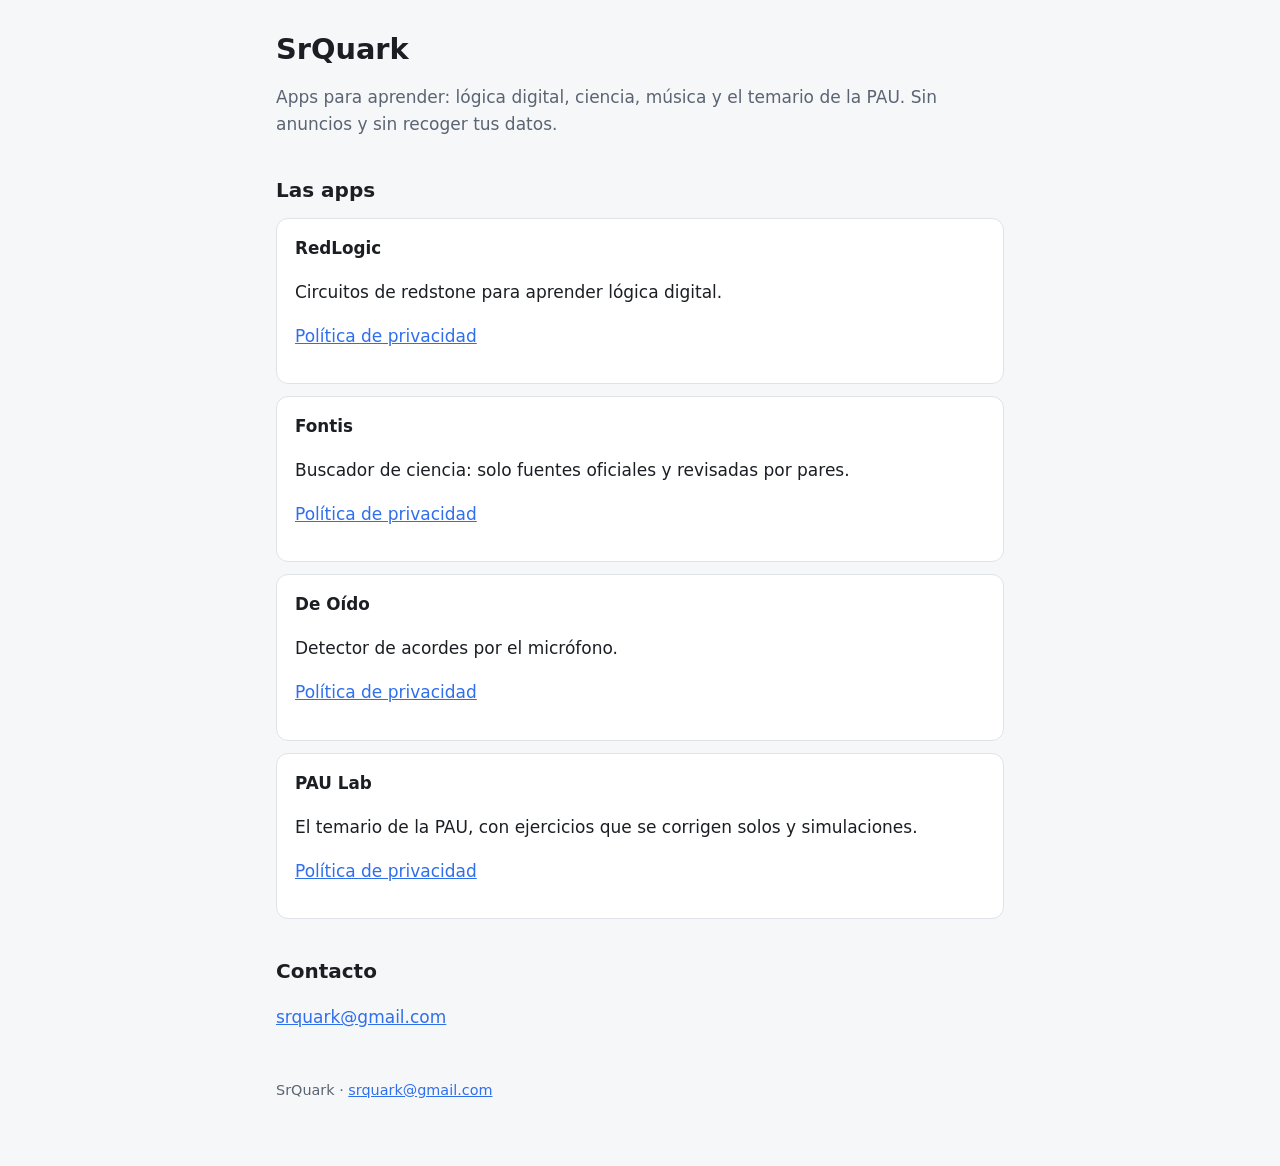
<file: index.html>
<!doctype html>
<html lang="es">
<head>
<meta charset="utf-8">
<meta name="viewport" content="width=device-width, initial-scale=1">
<title>SrQuark</title>
<meta name="description" content="Apps de SrQuark y sus políticas de privacidad.">
<link rel="stylesheet" href="estilo.css">
</head>
<body>
<main>

<h1>SrQuark</h1>
<p class="suave">Apps para aprender: lógica digital, ciencia, música y el temario de la PAU. Sin anuncios y sin recoger
tus datos.</p>
<h2>Las apps</h2>
<div class="tarjeta"><h3>RedLogic</h3><p>Circuitos de redstone para aprender lógica digital.</p>
<p><a href="privacidad/redlogic.html">Política de privacidad</a></p></div><div class="tarjeta"><h3>Fontis</h3><p>Buscador de ciencia: solo fuentes oficiales y revisadas por pares.</p>
<p><a href="privacidad/fontis.html">Política de privacidad</a></p></div><div class="tarjeta"><h3>De Oído</h3><p>Detector de acordes por el micrófono.</p>
<p><a href="privacidad/de-oido.html">Política de privacidad</a></p></div><div class="tarjeta"><h3>PAU Lab</h3><p>El temario de la PAU, con ejercicios que se corrigen solos y simulaciones.</p>
<p><a href="privacidad/pau-lab.html">Política de privacidad</a></p></div>
<h2>Contacto</h2>
<p><a href="mailto:srquark@gmail.com">srquark@gmail.com</a></p>

<footer>SrQuark · <a href="mailto:srquark@gmail.com">srquark@gmail.com</a></footer>
</main>
</body>
</html>
</file>
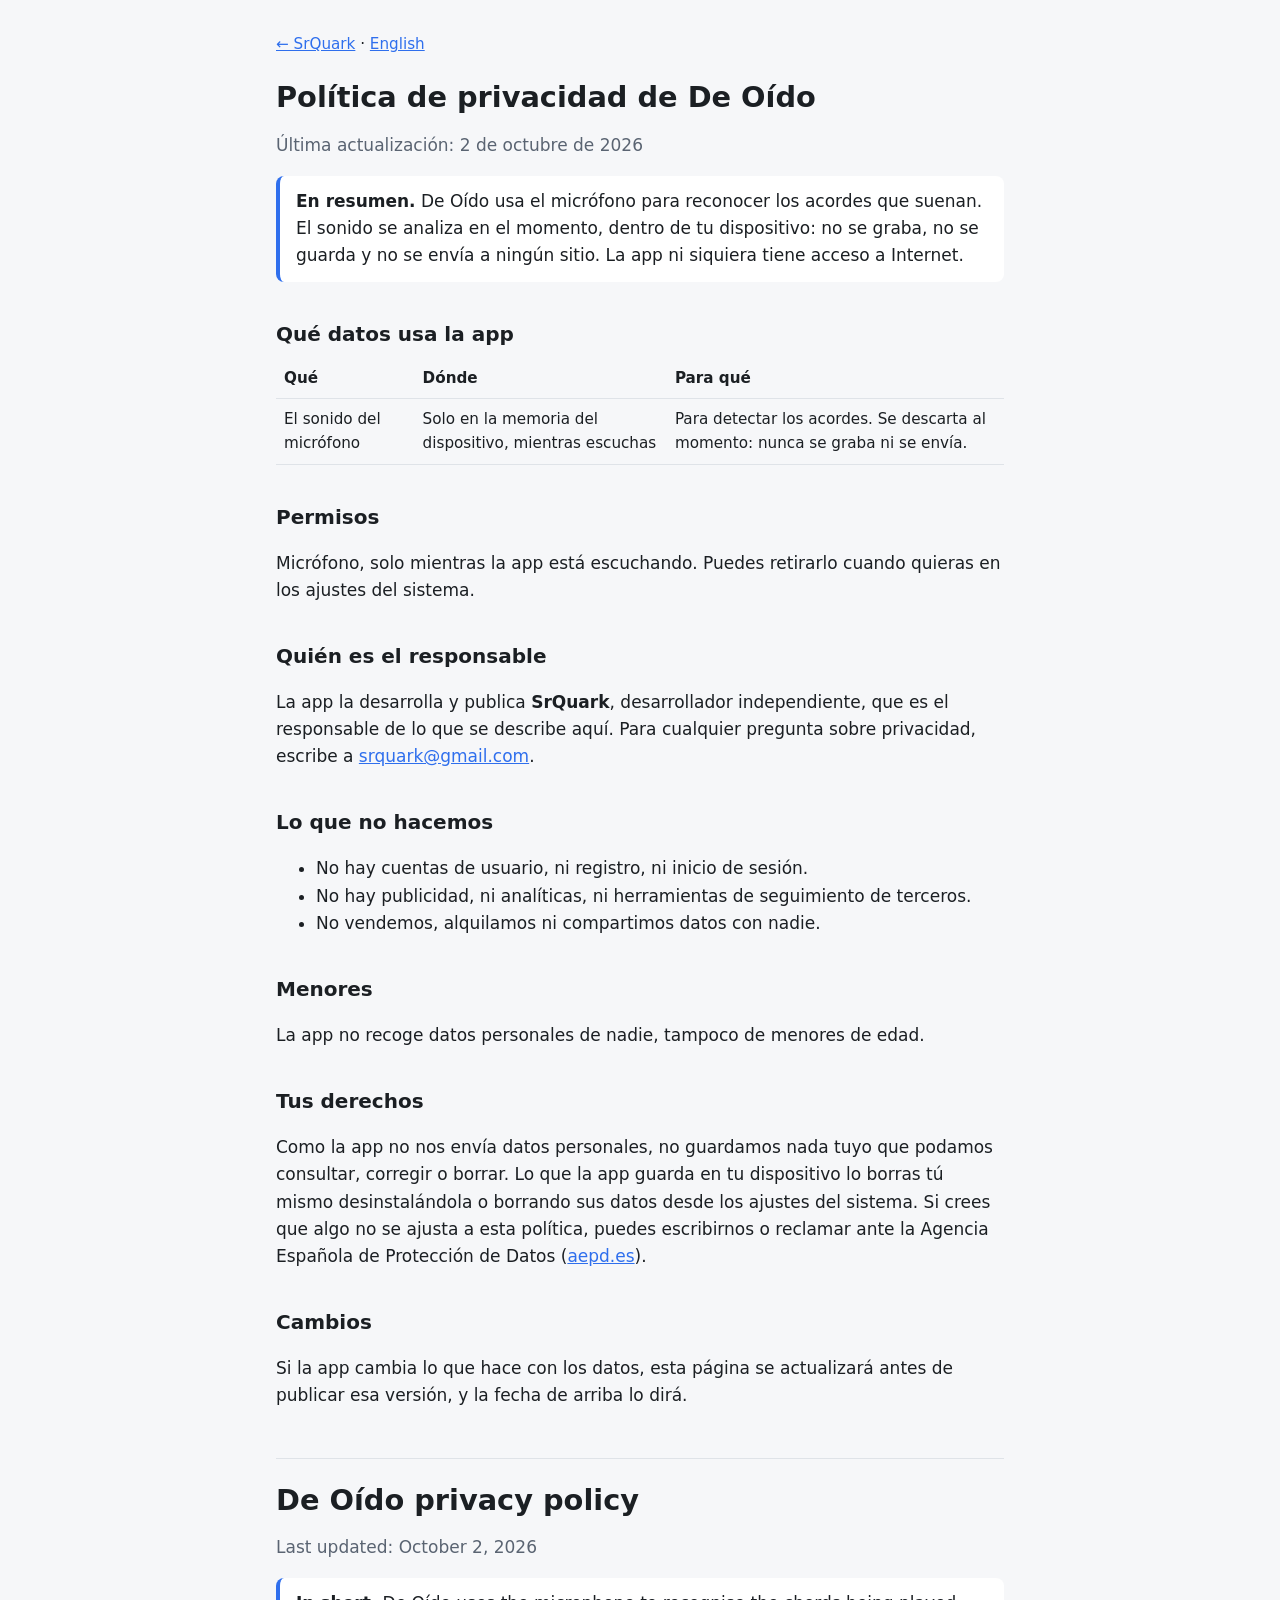
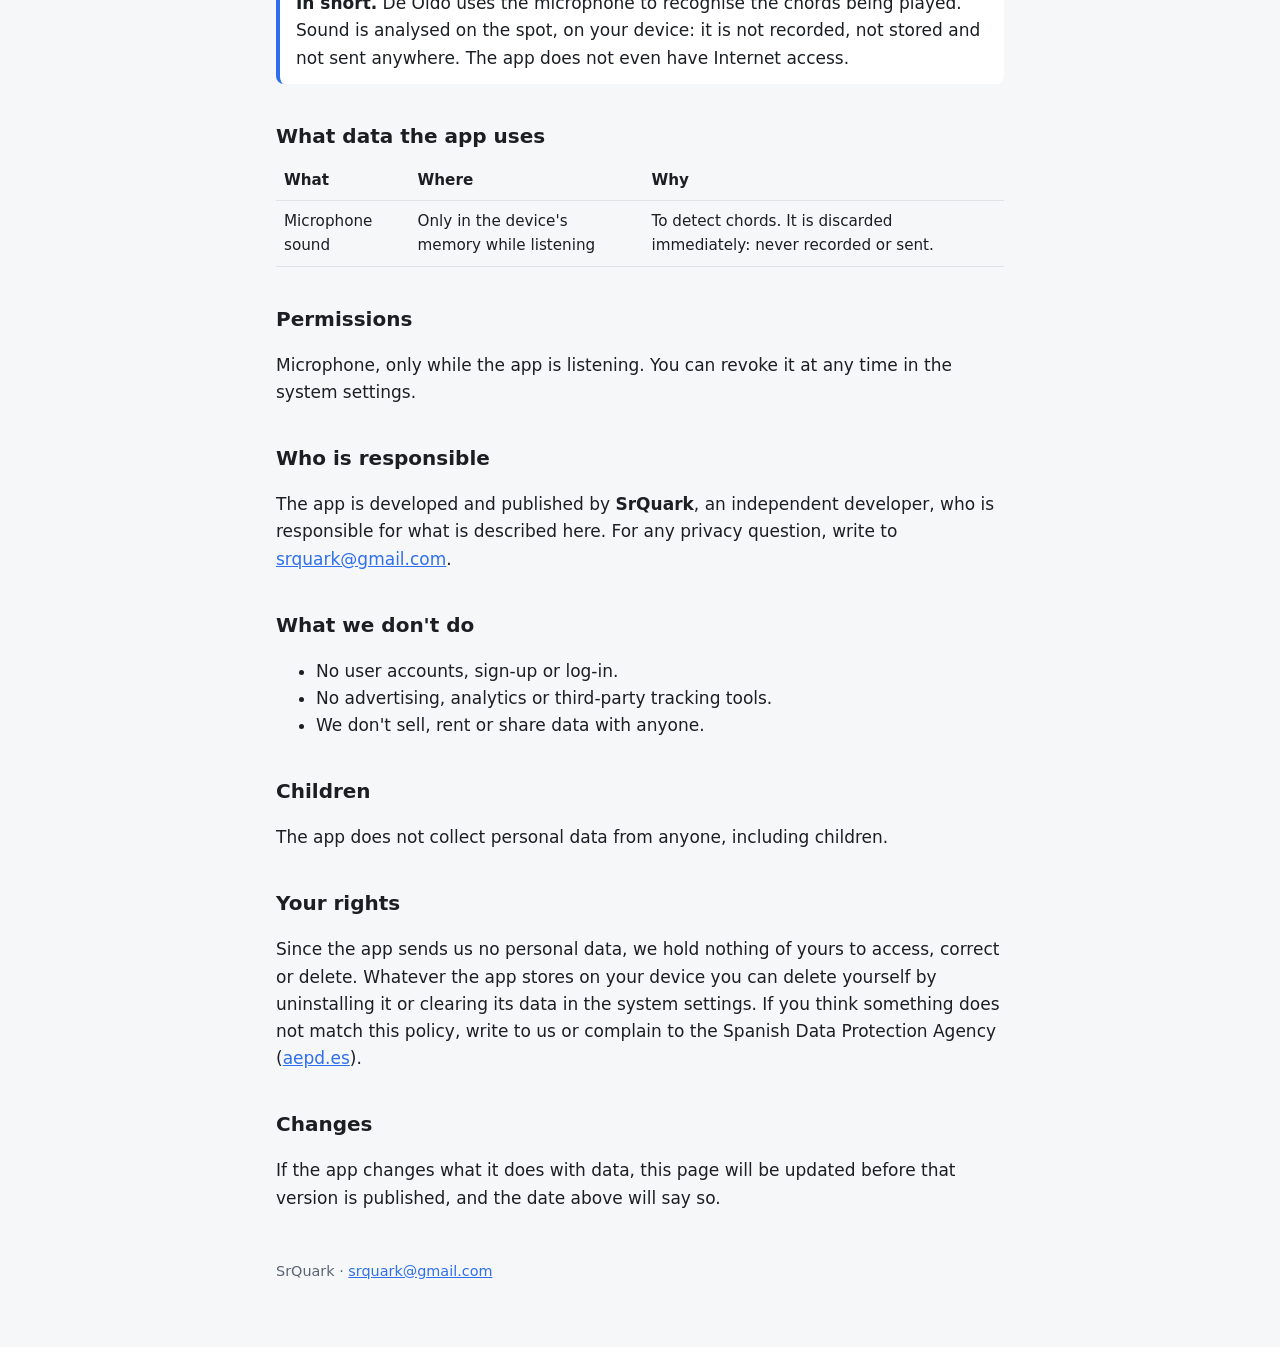
<file: privacidad/de-oido.html>
<!doctype html>
<html lang="es">
<head>
<meta charset="utf-8">
<meta name="viewport" content="width=device-width, initial-scale=1">
<title>Privacidad de De Oído</title>
<meta name="description" content="De Oído usa el micrófono para reconocer los acordes que suenan. El sonido se analiza en el momento, dentro de tu dispositivo: no se graba, no se guarda y no se envía a ningún sitio. La app ni siquiera tiene acceso a Internet.">
<link rel="stylesheet" href="../estilo.css">
</head>
<body>
<main>

<nav><a href="../">← SrQuark</a> · <a href="#english">English</a></nav>
<h1>Política de privacidad de De Oído</h1>
<p class="suave">Última actualización: 2 de octubre de 2026</p>
<div class="resumen"><strong>En resumen.</strong> De Oído usa el micrófono para reconocer los acordes que suenan. El sonido se analiza en el momento, dentro de tu dispositivo: no se graba, no se guarda y no se envía a ningún sitio. La app ni siquiera tiene acceso a Internet.</div>
<h2>Qué datos usa la app</h2>
<table><thead><tr><th>Qué</th><th>Dónde</th><th>Para qué</th></tr></thead><tbody><tr><td>El sonido del micrófono</td><td>Solo en la memoria del dispositivo, mientras escuchas</td><td>Para detectar los acordes. Se descarta al momento: nunca se graba ni se envía.</td></tr></tbody></table>
<h2>Permisos</h2>
<p>Micrófono, solo mientras la app está escuchando. Puedes retirarlo cuando quieras en los ajustes del sistema.</p>


<h2>Quién es el responsable</h2>
<p>La app la desarrolla y publica <strong>SrQuark</strong>, desarrollador independiente, que es el responsable de lo
que se describe aquí. Para cualquier pregunta sobre privacidad, escribe a <a href="mailto:srquark@gmail.com">srquark@gmail.com</a>.</p>

<h2>Lo que no hacemos</h2>
<ul>
<li>No hay cuentas de usuario, ni registro, ni inicio de sesión.</li>
<li>No hay publicidad, ni analíticas, ni herramientas de seguimiento de terceros.</li>
<li>No vendemos, alquilamos ni compartimos datos con nadie.</li>
</ul>

<h2>Menores</h2>
<p>La app no recoge datos personales de nadie, tampoco de menores de edad.</p>

<h2>Tus derechos</h2>
<p>Como la app no nos envía datos personales, no guardamos nada tuyo que podamos consultar, corregir o borrar. Lo que la
app guarda en tu dispositivo lo borras tú mismo desinstalándola o borrando sus datos desde los ajustes del sistema. Si
crees que algo no se ajusta a esta política, puedes escribirnos o reclamar ante la Agencia Española de Protección de
Datos (<a href="https://www.aepd.es">aepd.es</a>).</p>

<h2>Cambios</h2>
<p>Si la app cambia lo que hace con los datos, esta página se actualizará antes de publicar esa versión, y la fecha de
arriba lo dirá.</p>


<hr id="english">
<h1 lang="en">De Oído privacy policy</h1>
<div lang="en">
<p class="suave">Last updated: October 2, 2026</p>
<div class="resumen"><strong>In short.</strong> De Oído uses the microphone to recognise the chords being played. Sound is analysed on the spot, on your device: it is not recorded, not stored and not sent anywhere. The app does not even have Internet access.</div>
<h2>What data the app uses</h2>
<table><thead><tr><th>What</th><th>Where</th><th>Why</th></tr></thead><tbody><tr><td>Microphone sound</td><td>Only in the device&#x27;s memory while listening</td><td>To detect chords. It is discarded immediately: never recorded or sent.</td></tr></tbody></table>
<h2>Permissions</h2>
<p>Microphone, only while the app is listening. You can revoke it at any time in the system settings.</p>


<h2>Who is responsible</h2>
<p>The app is developed and published by <strong>SrQuark</strong>, an independent developer, who is responsible for what is
described here. For any privacy question, write to <a href="mailto:srquark@gmail.com">srquark@gmail.com</a>.</p>

<h2>What we don't do</h2>
<ul>
<li>No user accounts, sign-up or log-in.</li>
<li>No advertising, analytics or third-party tracking tools.</li>
<li>We don't sell, rent or share data with anyone.</li>
</ul>

<h2>Children</h2>
<p>The app does not collect personal data from anyone, including children.</p>

<h2>Your rights</h2>
<p>Since the app sends us no personal data, we hold nothing of yours to access, correct or delete. Whatever the app stores
on your device you can delete yourself by uninstalling it or clearing its data in the system settings. If you think
something does not match this policy, write to us or complain to the Spanish Data Protection Agency
(<a href="https://www.aepd.es">aepd.es</a>).</p>

<h2>Changes</h2>
<p>If the app changes what it does with data, this page will be updated before that version is published, and the date
above will say so.</p>

</div>

<footer>SrQuark · <a href="mailto:srquark@gmail.com">srquark@gmail.com</a></footer>
</main>
</body>
</html>
</file>
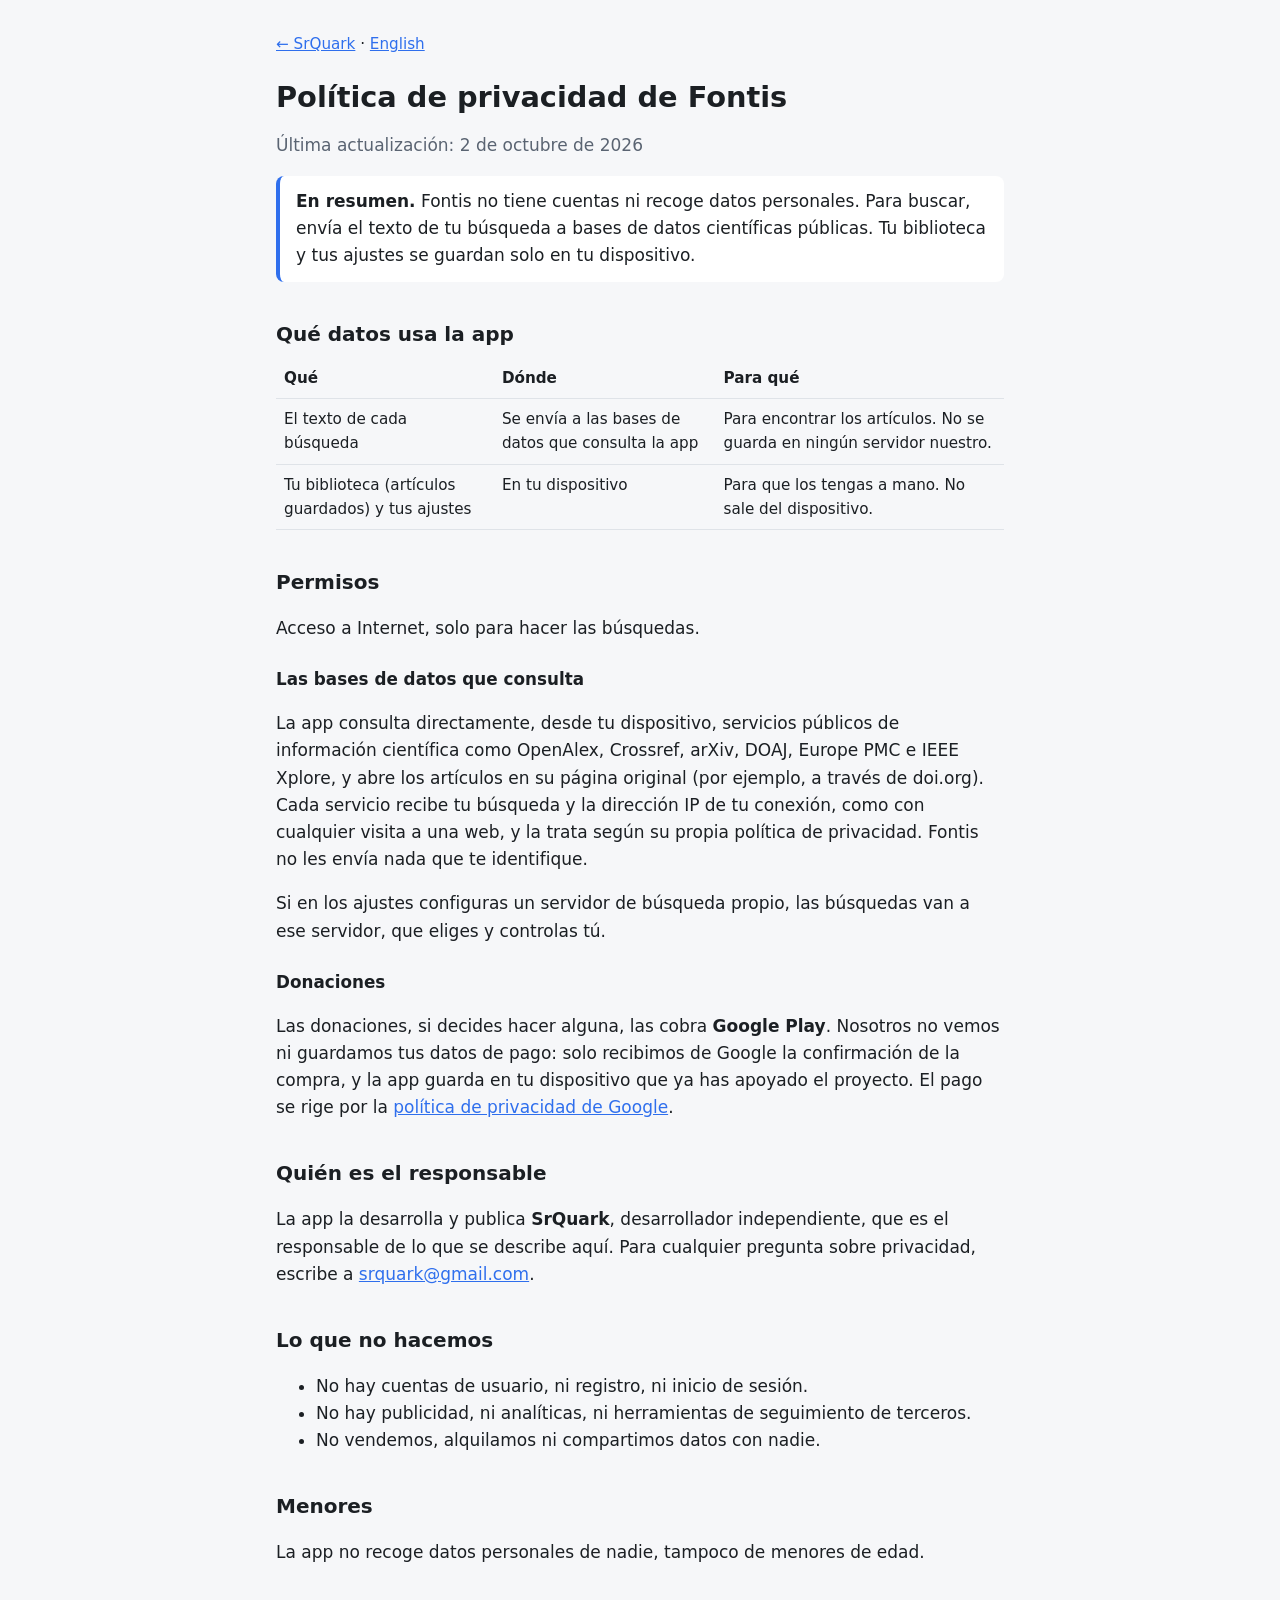
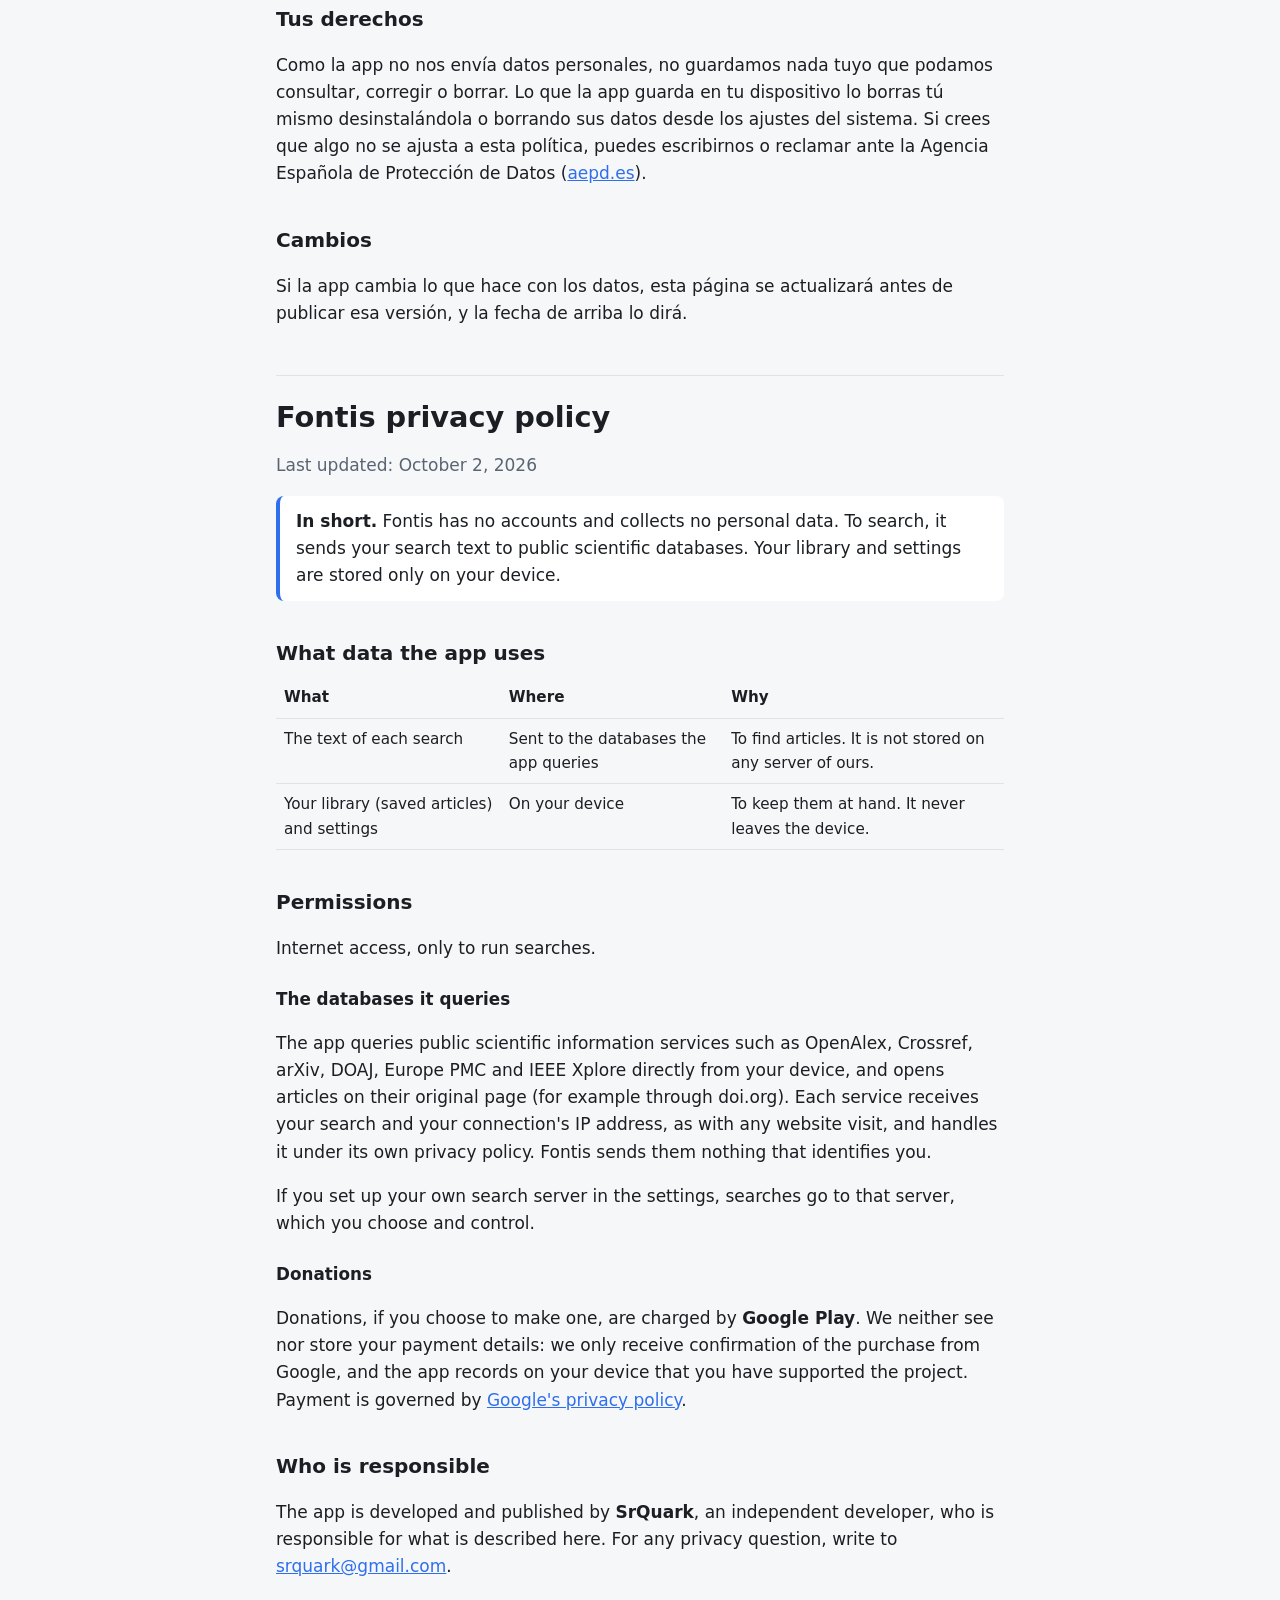
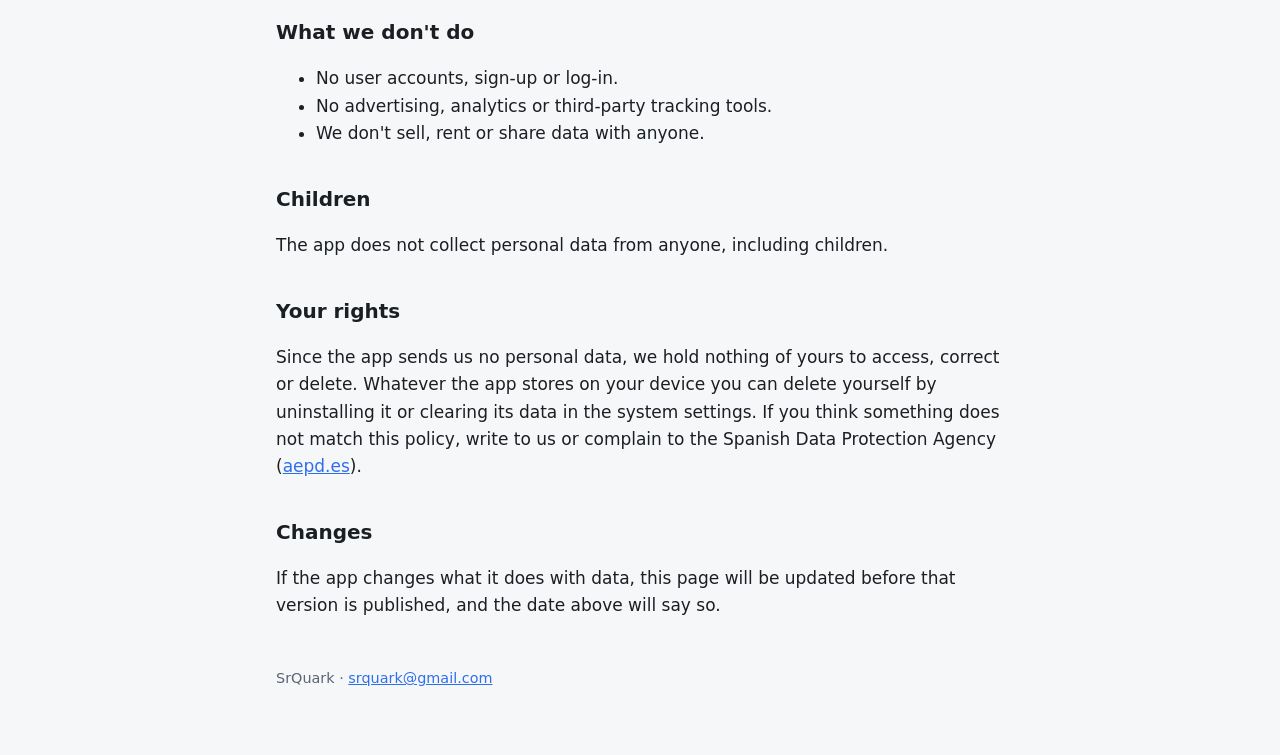
<file: privacidad/fontis.html>
<!doctype html>
<html lang="es">
<head>
<meta charset="utf-8">
<meta name="viewport" content="width=device-width, initial-scale=1">
<title>Privacidad de Fontis</title>
<meta name="description" content="Fontis no tiene cuentas ni recoge datos personales. Para buscar, envía el texto de tu búsqueda a bases de datos científicas públicas. Tu biblioteca y tus ajustes se guardan solo en tu dispositivo.">
<link rel="stylesheet" href="../estilo.css">
</head>
<body>
<main>

<nav><a href="../">← SrQuark</a> · <a href="#english">English</a></nav>
<h1>Política de privacidad de Fontis</h1>
<p class="suave">Última actualización: 2 de octubre de 2026</p>
<div class="resumen"><strong>En resumen.</strong> Fontis no tiene cuentas ni recoge datos personales. Para buscar, envía el texto de tu búsqueda a bases de datos científicas públicas. Tu biblioteca y tus ajustes se guardan solo en tu dispositivo.</div>
<h2>Qué datos usa la app</h2>
<table><thead><tr><th>Qué</th><th>Dónde</th><th>Para qué</th></tr></thead><tbody><tr><td>El texto de cada búsqueda</td><td>Se envía a las bases de datos que consulta la app</td><td>Para encontrar los artículos. No se guarda en ningún servidor nuestro.</td></tr><tr><td>Tu biblioteca (artículos guardados) y tus ajustes</td><td>En tu dispositivo</td><td>Para que los tengas a mano. No sale del dispositivo.</td></tr></tbody></table>
<h2>Permisos</h2>
<p>Acceso a Internet, solo para hacer las búsquedas.</p>

<h3>Las bases de datos que consulta</h3>
<p>La app consulta directamente, desde tu dispositivo, servicios públicos de información científica como OpenAlex,
Crossref, arXiv, DOAJ, Europe PMC e IEEE Xplore, y abre los artículos en su página original (por ejemplo, a través de
doi.org). Cada servicio recibe tu búsqueda y la dirección IP de tu conexión, como con cualquier visita a una web, y la
trata según su propia política de privacidad. Fontis no les envía nada que te identifique.</p>
<p>Si en los ajustes configuras un servidor de búsqueda propio, las búsquedas van a ese servidor, que eliges y controlas
tú.</p>

<h3>Donaciones</h3>
<p>Las donaciones, si decides hacer alguna, las cobra <strong>Google Play</strong>. Nosotros no vemos ni guardamos tus datos de
pago: solo recibimos de Google la confirmación de la compra, y la app guarda en tu dispositivo que ya has apoyado el
proyecto. El pago se rige por la <a href="https://policies.google.com/privacy">política de privacidad de Google</a>.</p>


<h2>Quién es el responsable</h2>
<p>La app la desarrolla y publica <strong>SrQuark</strong>, desarrollador independiente, que es el responsable de lo
que se describe aquí. Para cualquier pregunta sobre privacidad, escribe a <a href="mailto:srquark@gmail.com">srquark@gmail.com</a>.</p>

<h2>Lo que no hacemos</h2>
<ul>
<li>No hay cuentas de usuario, ni registro, ni inicio de sesión.</li>
<li>No hay publicidad, ni analíticas, ni herramientas de seguimiento de terceros.</li>
<li>No vendemos, alquilamos ni compartimos datos con nadie.</li>
</ul>

<h2>Menores</h2>
<p>La app no recoge datos personales de nadie, tampoco de menores de edad.</p>

<h2>Tus derechos</h2>
<p>Como la app no nos envía datos personales, no guardamos nada tuyo que podamos consultar, corregir o borrar. Lo que la
app guarda en tu dispositivo lo borras tú mismo desinstalándola o borrando sus datos desde los ajustes del sistema. Si
crees que algo no se ajusta a esta política, puedes escribirnos o reclamar ante la Agencia Española de Protección de
Datos (<a href="https://www.aepd.es">aepd.es</a>).</p>

<h2>Cambios</h2>
<p>Si la app cambia lo que hace con los datos, esta página se actualizará antes de publicar esa versión, y la fecha de
arriba lo dirá.</p>


<hr id="english">
<h1 lang="en">Fontis privacy policy</h1>
<div lang="en">
<p class="suave">Last updated: October 2, 2026</p>
<div class="resumen"><strong>In short.</strong> Fontis has no accounts and collects no personal data. To search, it sends your search text to public scientific databases. Your library and settings are stored only on your device.</div>
<h2>What data the app uses</h2>
<table><thead><tr><th>What</th><th>Where</th><th>Why</th></tr></thead><tbody><tr><td>The text of each search</td><td>Sent to the databases the app queries</td><td>To find articles. It is not stored on any server of ours.</td></tr><tr><td>Your library (saved articles) and settings</td><td>On your device</td><td>To keep them at hand. It never leaves the device.</td></tr></tbody></table>
<h2>Permissions</h2>
<p>Internet access, only to run searches.</p>

<h3>The databases it queries</h3>
<p>The app queries public scientific information services such as OpenAlex, Crossref, arXiv, DOAJ, Europe PMC and IEEE
Xplore directly from your device, and opens articles on their original page (for example through doi.org). Each service
receives your search and your connection's IP address, as with any website visit, and handles it under its own privacy
policy. Fontis sends them nothing that identifies you.</p>
<p>If you set up your own search server in the settings, searches go to that server, which you choose and control.</p>

<h3>Donations</h3>
<p>Donations, if you choose to make one, are charged by <strong>Google Play</strong>. We neither see nor store your payment
details: we only receive confirmation of the purchase from Google, and the app records on your device that you have
supported the project. Payment is governed by <a href="https://policies.google.com/privacy">Google's privacy policy</a>.</p>


<h2>Who is responsible</h2>
<p>The app is developed and published by <strong>SrQuark</strong>, an independent developer, who is responsible for what is
described here. For any privacy question, write to <a href="mailto:srquark@gmail.com">srquark@gmail.com</a>.</p>

<h2>What we don't do</h2>
<ul>
<li>No user accounts, sign-up or log-in.</li>
<li>No advertising, analytics or third-party tracking tools.</li>
<li>We don't sell, rent or share data with anyone.</li>
</ul>

<h2>Children</h2>
<p>The app does not collect personal data from anyone, including children.</p>

<h2>Your rights</h2>
<p>Since the app sends us no personal data, we hold nothing of yours to access, correct or delete. Whatever the app stores
on your device you can delete yourself by uninstalling it or clearing its data in the system settings. If you think
something does not match this policy, write to us or complain to the Spanish Data Protection Agency
(<a href="https://www.aepd.es">aepd.es</a>).</p>

<h2>Changes</h2>
<p>If the app changes what it does with data, this page will be updated before that version is published, and the date
above will say so.</p>

</div>

<footer>SrQuark · <a href="mailto:srquark@gmail.com">srquark@gmail.com</a></footer>
</main>
</body>
</html>
</file>
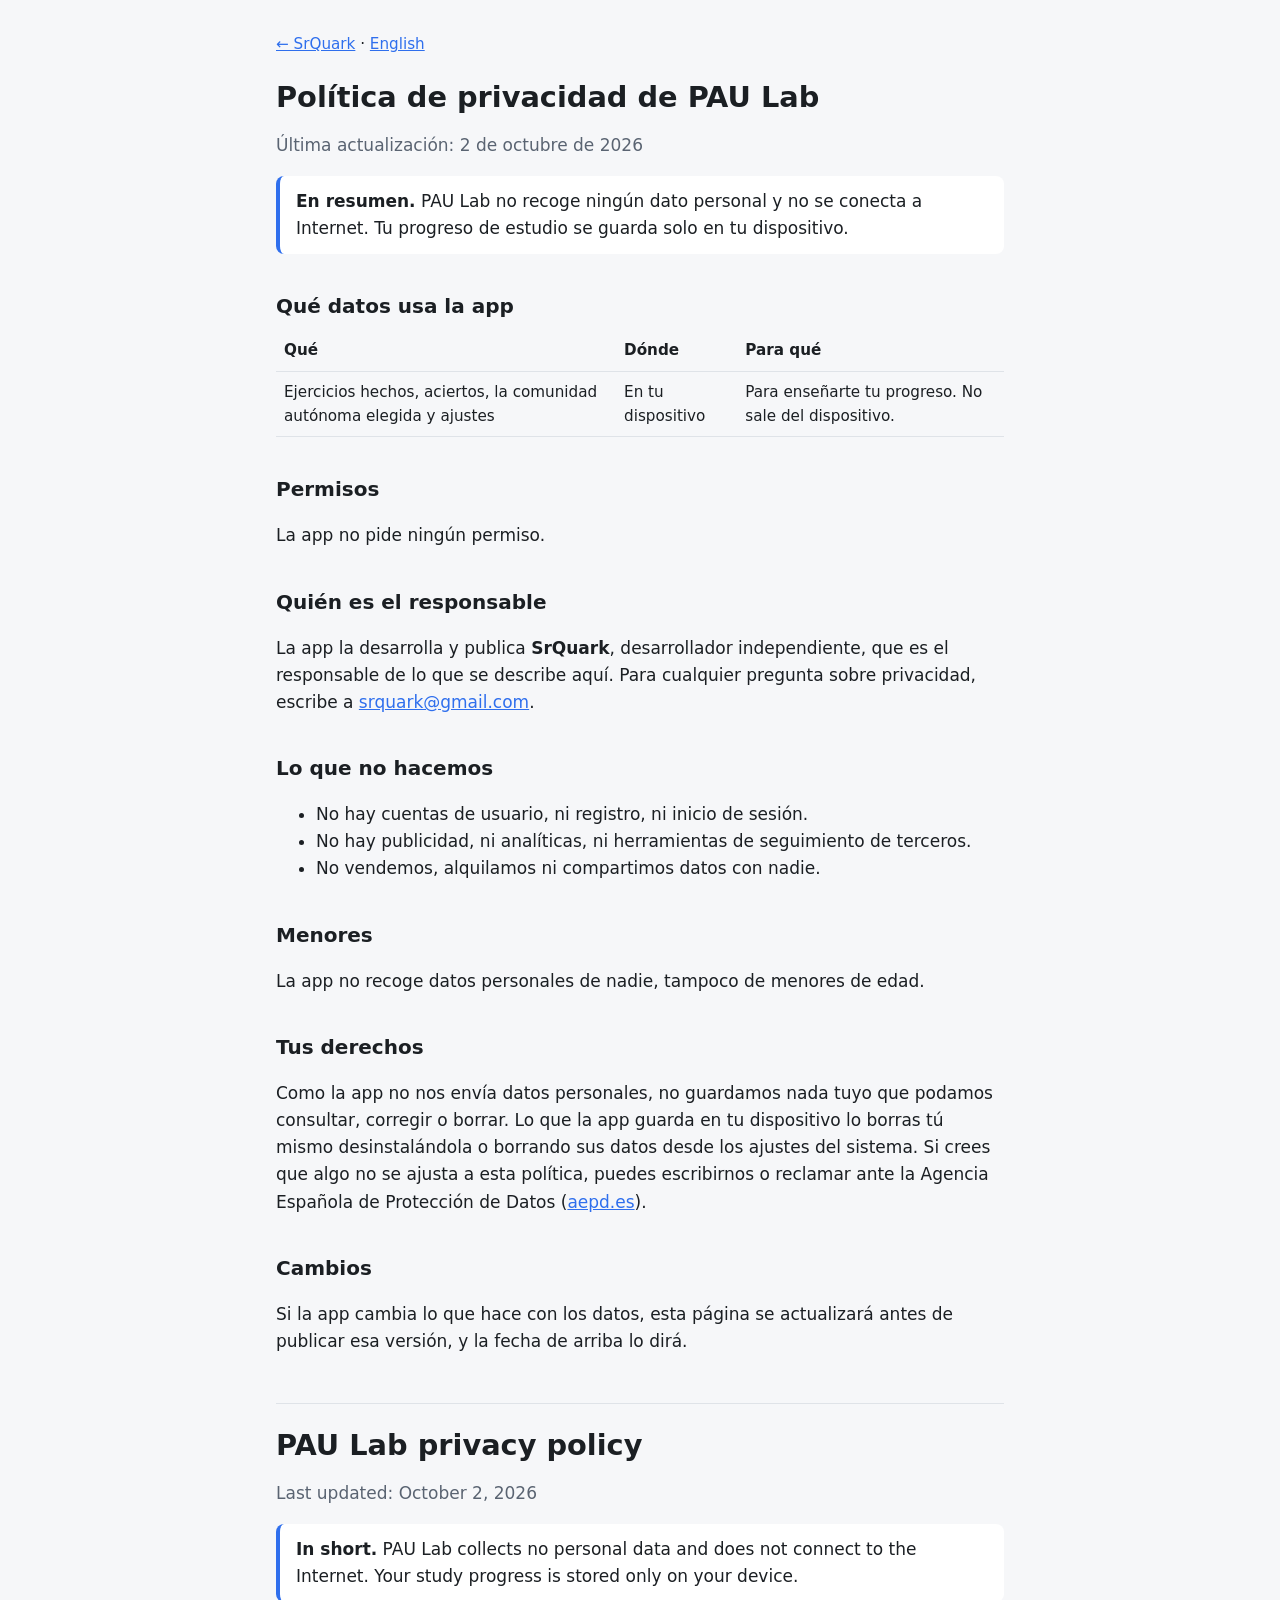
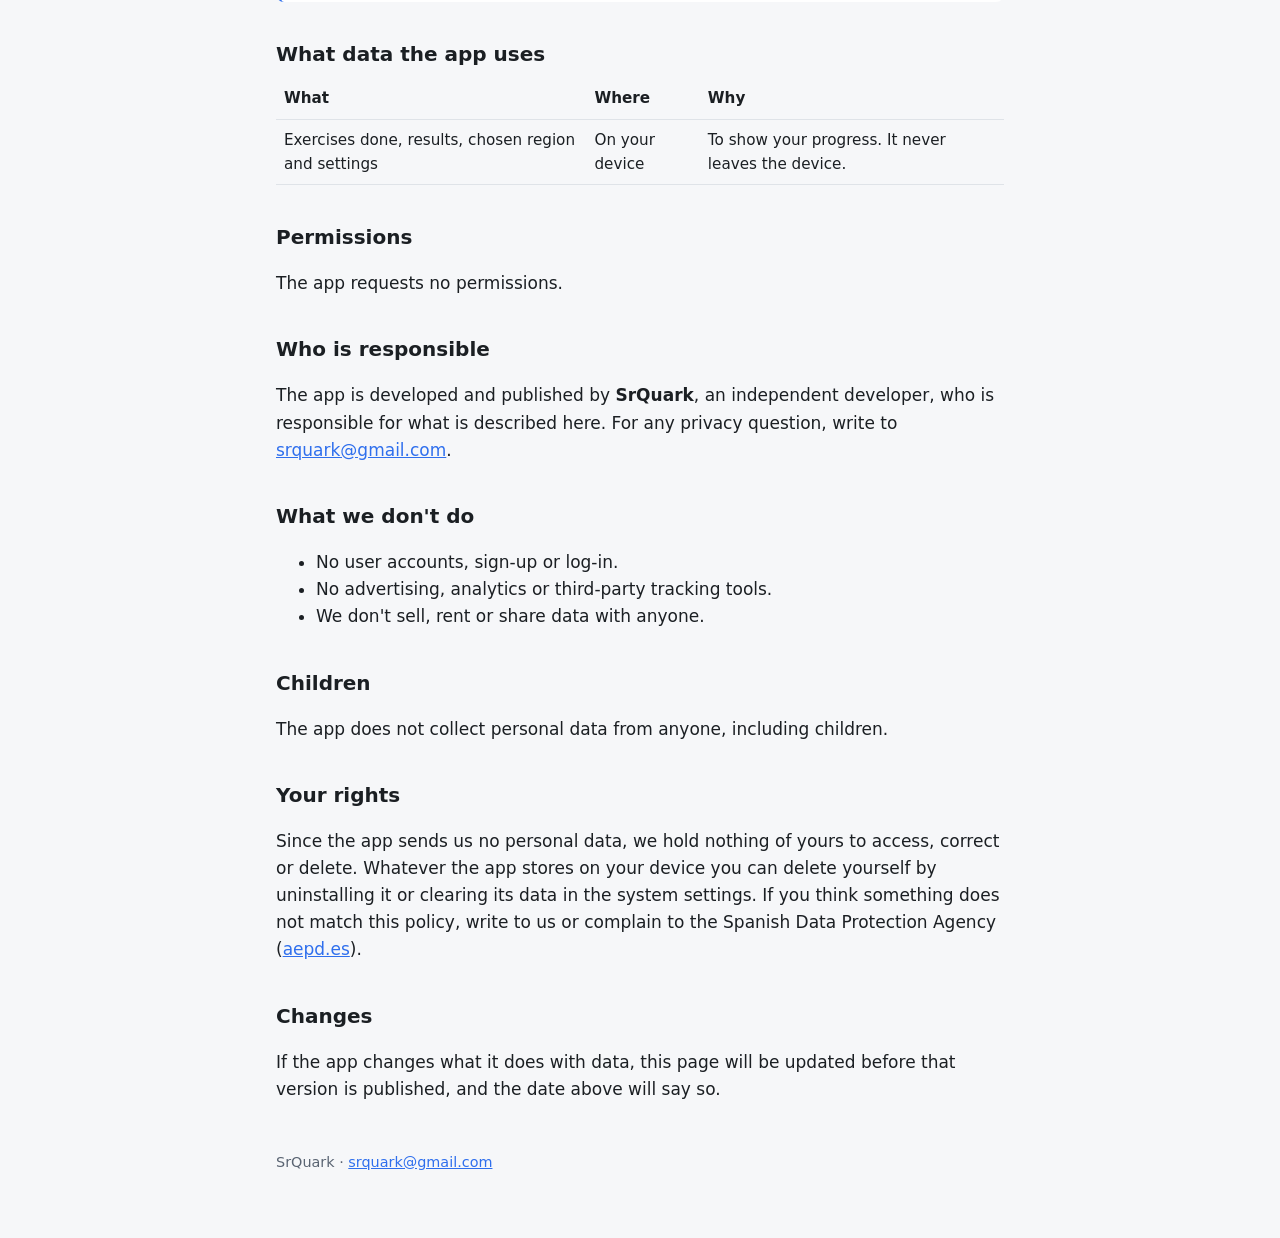
<file: privacidad/pau-lab.html>
<!doctype html>
<html lang="es">
<head>
<meta charset="utf-8">
<meta name="viewport" content="width=device-width, initial-scale=1">
<title>Privacidad de PAU Lab</title>
<meta name="description" content="PAU Lab no recoge ningún dato personal y no se conecta a Internet. Tu progreso de estudio se guarda solo en tu dispositivo.">
<link rel="stylesheet" href="../estilo.css">
</head>
<body>
<main>

<nav><a href="../">← SrQuark</a> · <a href="#english">English</a></nav>
<h1>Política de privacidad de PAU Lab</h1>
<p class="suave">Última actualización: 2 de octubre de 2026</p>
<div class="resumen"><strong>En resumen.</strong> PAU Lab no recoge ningún dato personal y no se conecta a Internet. Tu progreso de estudio se guarda solo en tu dispositivo.</div>
<h2>Qué datos usa la app</h2>
<table><thead><tr><th>Qué</th><th>Dónde</th><th>Para qué</th></tr></thead><tbody><tr><td>Ejercicios hechos, aciertos, la comunidad autónoma elegida y ajustes</td><td>En tu dispositivo</td><td>Para enseñarte tu progreso. No sale del dispositivo.</td></tr></tbody></table>
<h2>Permisos</h2>
<p>La app no pide ningún permiso.</p>


<h2>Quién es el responsable</h2>
<p>La app la desarrolla y publica <strong>SrQuark</strong>, desarrollador independiente, que es el responsable de lo
que se describe aquí. Para cualquier pregunta sobre privacidad, escribe a <a href="mailto:srquark@gmail.com">srquark@gmail.com</a>.</p>

<h2>Lo que no hacemos</h2>
<ul>
<li>No hay cuentas de usuario, ni registro, ni inicio de sesión.</li>
<li>No hay publicidad, ni analíticas, ni herramientas de seguimiento de terceros.</li>
<li>No vendemos, alquilamos ni compartimos datos con nadie.</li>
</ul>

<h2>Menores</h2>
<p>La app no recoge datos personales de nadie, tampoco de menores de edad.</p>

<h2>Tus derechos</h2>
<p>Como la app no nos envía datos personales, no guardamos nada tuyo que podamos consultar, corregir o borrar. Lo que la
app guarda en tu dispositivo lo borras tú mismo desinstalándola o borrando sus datos desde los ajustes del sistema. Si
crees que algo no se ajusta a esta política, puedes escribirnos o reclamar ante la Agencia Española de Protección de
Datos (<a href="https://www.aepd.es">aepd.es</a>).</p>

<h2>Cambios</h2>
<p>Si la app cambia lo que hace con los datos, esta página se actualizará antes de publicar esa versión, y la fecha de
arriba lo dirá.</p>


<hr id="english">
<h1 lang="en">PAU Lab privacy policy</h1>
<div lang="en">
<p class="suave">Last updated: October 2, 2026</p>
<div class="resumen"><strong>In short.</strong> PAU Lab collects no personal data and does not connect to the Internet. Your study progress is stored only on your device.</div>
<h2>What data the app uses</h2>
<table><thead><tr><th>What</th><th>Where</th><th>Why</th></tr></thead><tbody><tr><td>Exercises done, results, chosen region and settings</td><td>On your device</td><td>To show your progress. It never leaves the device.</td></tr></tbody></table>
<h2>Permissions</h2>
<p>The app requests no permissions.</p>


<h2>Who is responsible</h2>
<p>The app is developed and published by <strong>SrQuark</strong>, an independent developer, who is responsible for what is
described here. For any privacy question, write to <a href="mailto:srquark@gmail.com">srquark@gmail.com</a>.</p>

<h2>What we don't do</h2>
<ul>
<li>No user accounts, sign-up or log-in.</li>
<li>No advertising, analytics or third-party tracking tools.</li>
<li>We don't sell, rent or share data with anyone.</li>
</ul>

<h2>Children</h2>
<p>The app does not collect personal data from anyone, including children.</p>

<h2>Your rights</h2>
<p>Since the app sends us no personal data, we hold nothing of yours to access, correct or delete. Whatever the app stores
on your device you can delete yourself by uninstalling it or clearing its data in the system settings. If you think
something does not match this policy, write to us or complain to the Spanish Data Protection Agency
(<a href="https://www.aepd.es">aepd.es</a>).</p>

<h2>Changes</h2>
<p>If the app changes what it does with data, this page will be updated before that version is published, and the date
above will say so.</p>

</div>

<footer>SrQuark · <a href="mailto:srquark@gmail.com">srquark@gmail.com</a></footer>
</main>
</body>
</html>
</file>
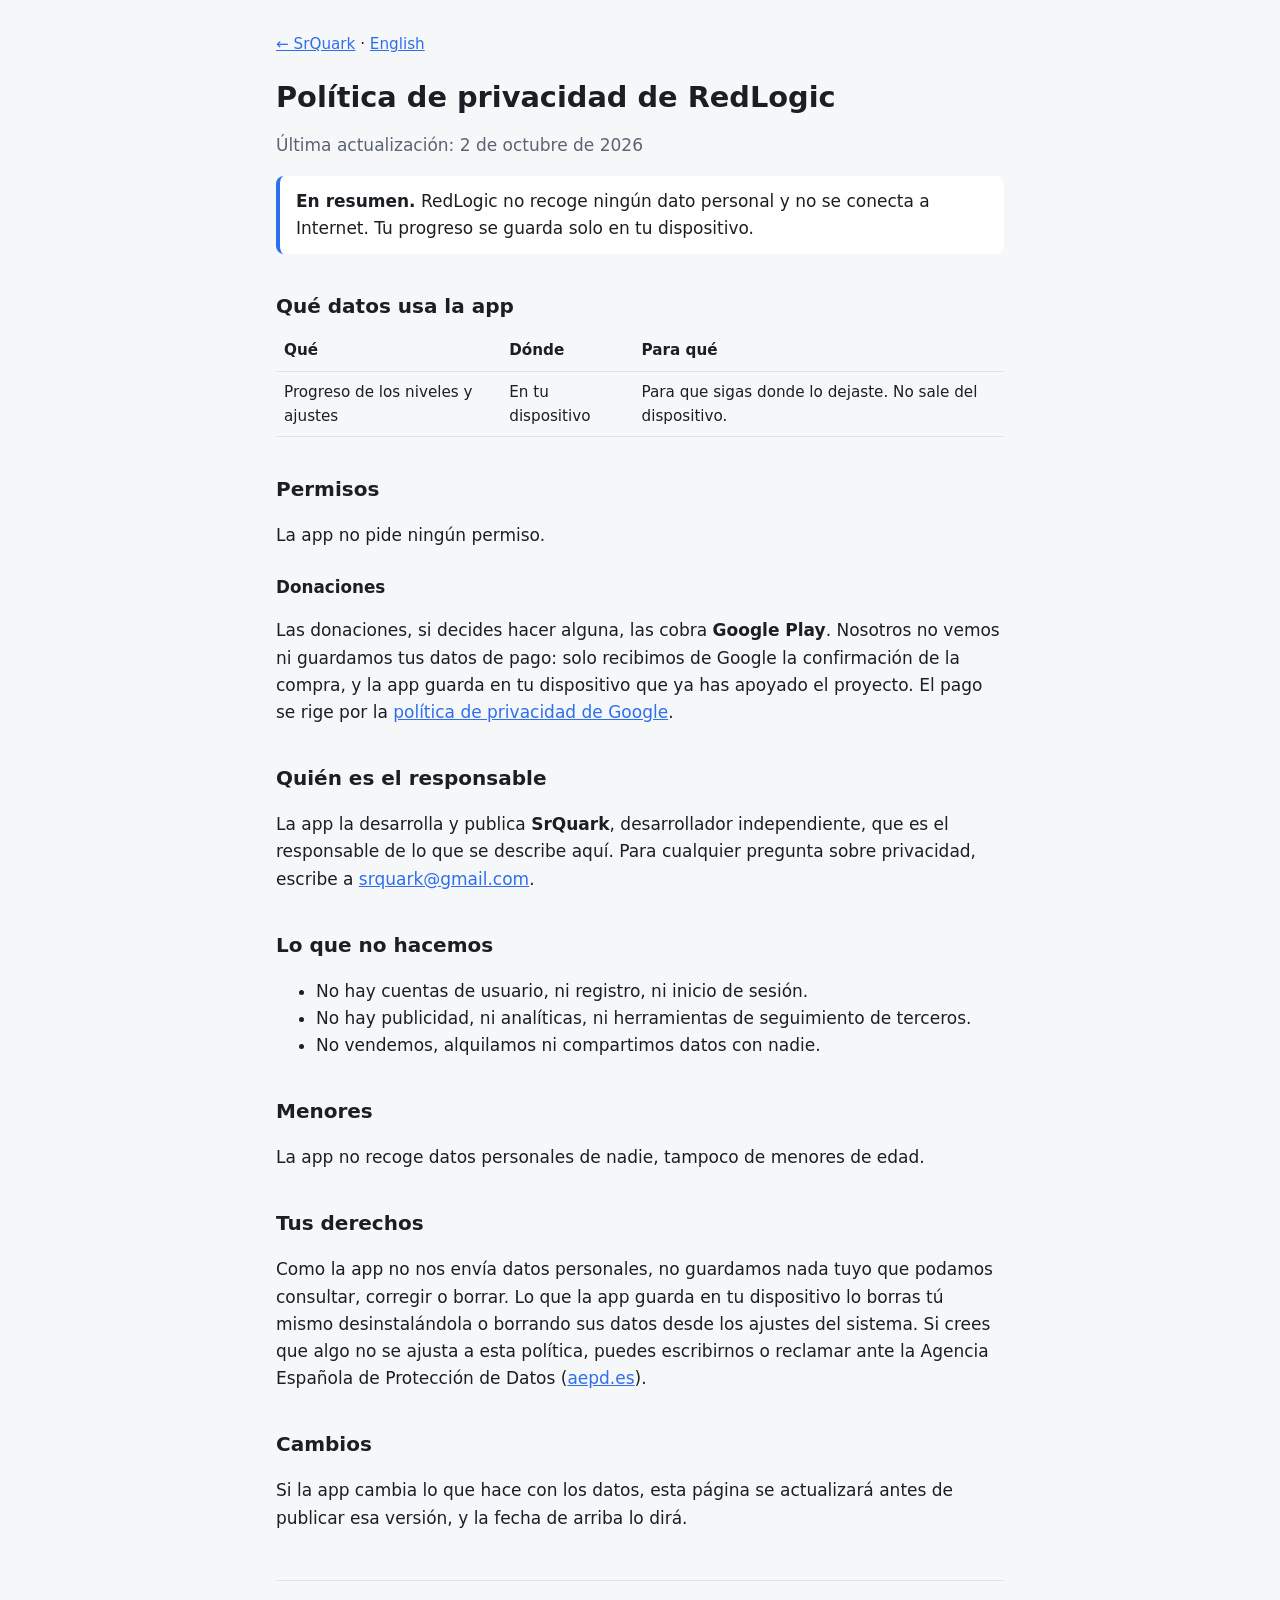
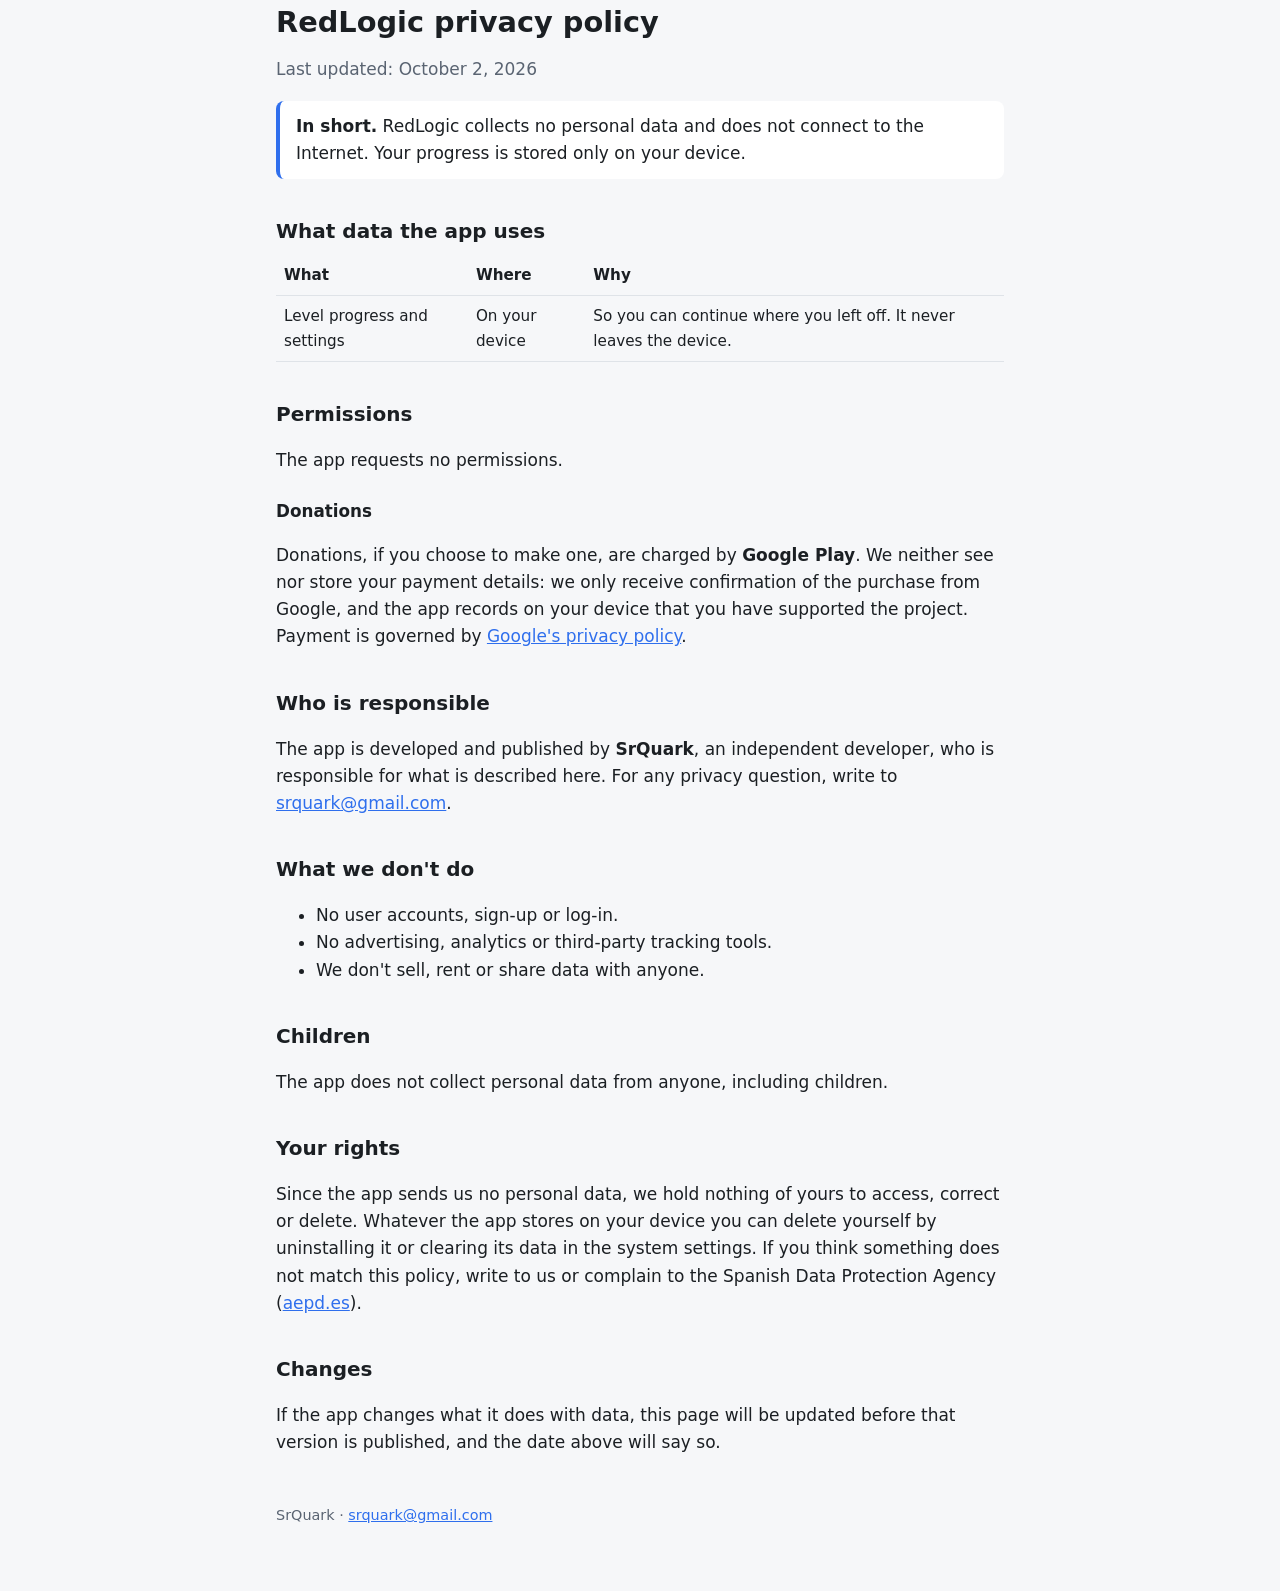
<file: privacidad/redlogic.html>
<!doctype html>
<html lang="es">
<head>
<meta charset="utf-8">
<meta name="viewport" content="width=device-width, initial-scale=1">
<title>Privacidad de RedLogic</title>
<meta name="description" content="RedLogic no recoge ningún dato personal y no se conecta a Internet. Tu progreso se guarda solo en tu dispositivo.">
<link rel="stylesheet" href="../estilo.css">
</head>
<body>
<main>

<nav><a href="../">← SrQuark</a> · <a href="#english">English</a></nav>
<h1>Política de privacidad de RedLogic</h1>
<p class="suave">Última actualización: 2 de octubre de 2026</p>
<div class="resumen"><strong>En resumen.</strong> RedLogic no recoge ningún dato personal y no se conecta a Internet. Tu progreso se guarda solo en tu dispositivo.</div>
<h2>Qué datos usa la app</h2>
<table><thead><tr><th>Qué</th><th>Dónde</th><th>Para qué</th></tr></thead><tbody><tr><td>Progreso de los niveles y ajustes</td><td>En tu dispositivo</td><td>Para que sigas donde lo dejaste. No sale del dispositivo.</td></tr></tbody></table>
<h2>Permisos</h2>
<p>La app no pide ningún permiso.</p>

<h3>Donaciones</h3>
<p>Las donaciones, si decides hacer alguna, las cobra <strong>Google Play</strong>. Nosotros no vemos ni guardamos tus datos de
pago: solo recibimos de Google la confirmación de la compra, y la app guarda en tu dispositivo que ya has apoyado el
proyecto. El pago se rige por la <a href="https://policies.google.com/privacy">política de privacidad de Google</a>.</p>


<h2>Quién es el responsable</h2>
<p>La app la desarrolla y publica <strong>SrQuark</strong>, desarrollador independiente, que es el responsable de lo
que se describe aquí. Para cualquier pregunta sobre privacidad, escribe a <a href="mailto:srquark@gmail.com">srquark@gmail.com</a>.</p>

<h2>Lo que no hacemos</h2>
<ul>
<li>No hay cuentas de usuario, ni registro, ni inicio de sesión.</li>
<li>No hay publicidad, ni analíticas, ni herramientas de seguimiento de terceros.</li>
<li>No vendemos, alquilamos ni compartimos datos con nadie.</li>
</ul>

<h2>Menores</h2>
<p>La app no recoge datos personales de nadie, tampoco de menores de edad.</p>

<h2>Tus derechos</h2>
<p>Como la app no nos envía datos personales, no guardamos nada tuyo que podamos consultar, corregir o borrar. Lo que la
app guarda en tu dispositivo lo borras tú mismo desinstalándola o borrando sus datos desde los ajustes del sistema. Si
crees que algo no se ajusta a esta política, puedes escribirnos o reclamar ante la Agencia Española de Protección de
Datos (<a href="https://www.aepd.es">aepd.es</a>).</p>

<h2>Cambios</h2>
<p>Si la app cambia lo que hace con los datos, esta página se actualizará antes de publicar esa versión, y la fecha de
arriba lo dirá.</p>


<hr id="english">
<h1 lang="en">RedLogic privacy policy</h1>
<div lang="en">
<p class="suave">Last updated: October 2, 2026</p>
<div class="resumen"><strong>In short.</strong> RedLogic collects no personal data and does not connect to the Internet. Your progress is stored only on your device.</div>
<h2>What data the app uses</h2>
<table><thead><tr><th>What</th><th>Where</th><th>Why</th></tr></thead><tbody><tr><td>Level progress and settings</td><td>On your device</td><td>So you can continue where you left off. It never leaves the device.</td></tr></tbody></table>
<h2>Permissions</h2>
<p>The app requests no permissions.</p>

<h3>Donations</h3>
<p>Donations, if you choose to make one, are charged by <strong>Google Play</strong>. We neither see nor store your payment
details: we only receive confirmation of the purchase from Google, and the app records on your device that you have
supported the project. Payment is governed by <a href="https://policies.google.com/privacy">Google's privacy policy</a>.</p>


<h2>Who is responsible</h2>
<p>The app is developed and published by <strong>SrQuark</strong>, an independent developer, who is responsible for what is
described here. For any privacy question, write to <a href="mailto:srquark@gmail.com">srquark@gmail.com</a>.</p>

<h2>What we don't do</h2>
<ul>
<li>No user accounts, sign-up or log-in.</li>
<li>No advertising, analytics or third-party tracking tools.</li>
<li>We don't sell, rent or share data with anyone.</li>
</ul>

<h2>Children</h2>
<p>The app does not collect personal data from anyone, including children.</p>

<h2>Your rights</h2>
<p>Since the app sends us no personal data, we hold nothing of yours to access, correct or delete. Whatever the app stores
on your device you can delete yourself by uninstalling it or clearing its data in the system settings. If you think
something does not match this policy, write to us or complain to the Spanish Data Protection Agency
(<a href="https://www.aepd.es">aepd.es</a>).</p>

<h2>Changes</h2>
<p>If the app changes what it does with data, this page will be updated before that version is published, and the date
above will say so.</p>

</div>

<footer>SrQuark · <a href="mailto:srquark@gmail.com">srquark@gmail.com</a></footer>
</main>
</body>
</html>
</file>
<file: estilo.css>
/* La web de SrQuark: portada y políticas de privacidad de las apps. Sin JavaScript, sin cookies, sin fuentes externas. */
:root {
  --fondo: #f6f7f9;
  --papel: #ffffff;
  --tinta: #1b1f23;
  --suave: #5a6472;
  --borde: #dfe3e8;
  --acento: #2f6fed;
}
@media (prefers-color-scheme: dark) {
  :root {
    --fondo: #14171c;
    --papel: #1b1f26;
    --tinta: #e7eaee;
    --suave: #9aa4b2;
    --borde: #2b313a;
    --acento: #7aa2ff;
  }
}
* { box-sizing: border-box; }
body {
  margin: 0;
  background: var(--fondo);
  color: var(--tinta);
  font: 17px/1.6 system-ui, -apple-system, "Segoe UI", Roboto, sans-serif;
}
main { max-width: 760px; margin: 0 auto; padding: 32px 16px 64px; }
h1 { font-size: 1.8rem; line-height: 1.2; margin: 0 0 4px; }
h2 { font-size: 1.25rem; margin: 36px 0 8px; }
h3 { font-size: 1.05rem; margin: 24px 0 4px; }
p, li { max-width: 68ch; }
a { color: var(--acento); }
.suave { color: var(--suave); }
.tarjeta {
  background: var(--papel);
  border: 1px solid var(--borde);
  border-radius: 12px;
  padding: 16px 18px;
  margin: 12px 0;
}
.tarjeta h3 { margin-top: 0; }
.resumen {
  background: var(--papel);
  border-left: 4px solid var(--acento);
  border-radius: 8px;
  padding: 12px 16px;
  margin: 16px 0;
}
table { border-collapse: collapse; width: 100%; margin: 8px 0; font-size: 0.95rem; }
th, td { text-align: left; padding: 8px; border-bottom: 1px solid var(--borde); vertical-align: top; }
nav { margin-bottom: 24px; font-size: 0.95rem; }
footer { margin-top: 48px; font-size: 0.9rem; color: var(--suave); }
hr { border: 0; border-top: 1px solid var(--borde); margin: 48px 0 24px; }
</file>
